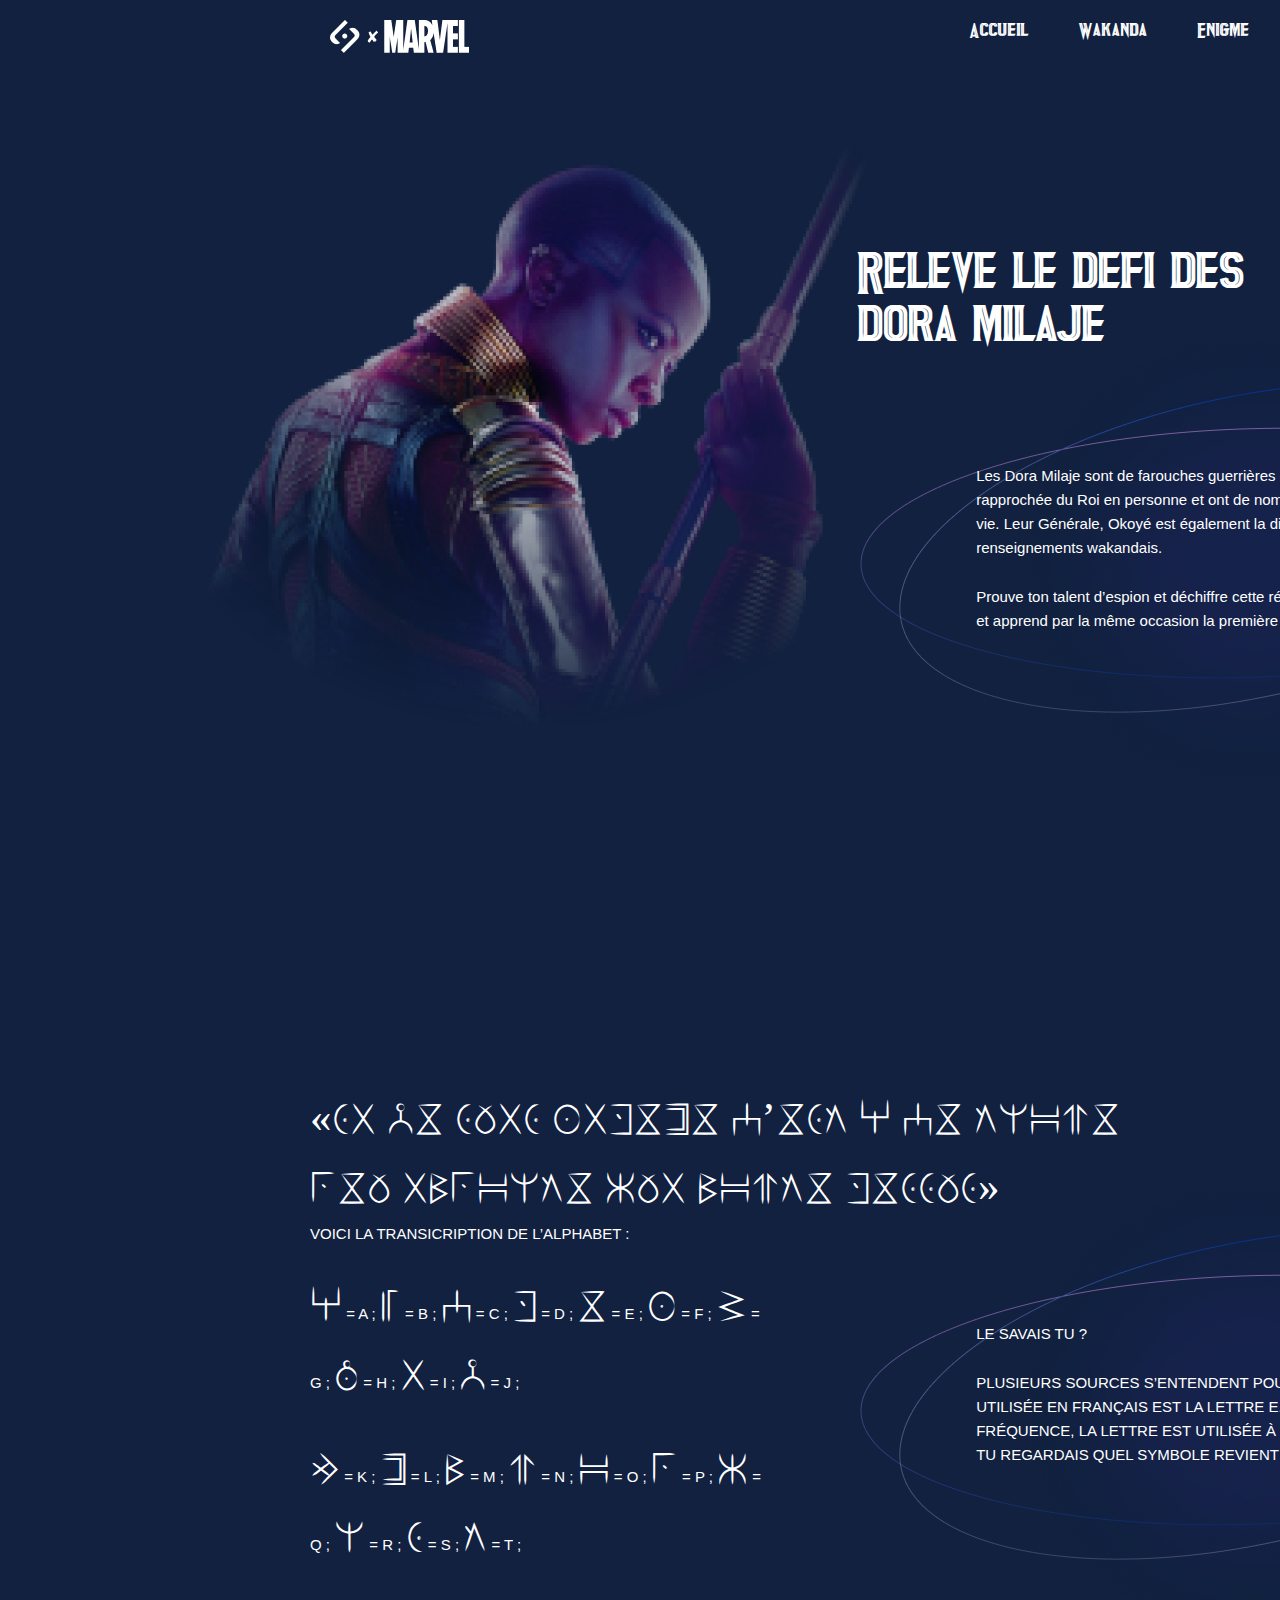
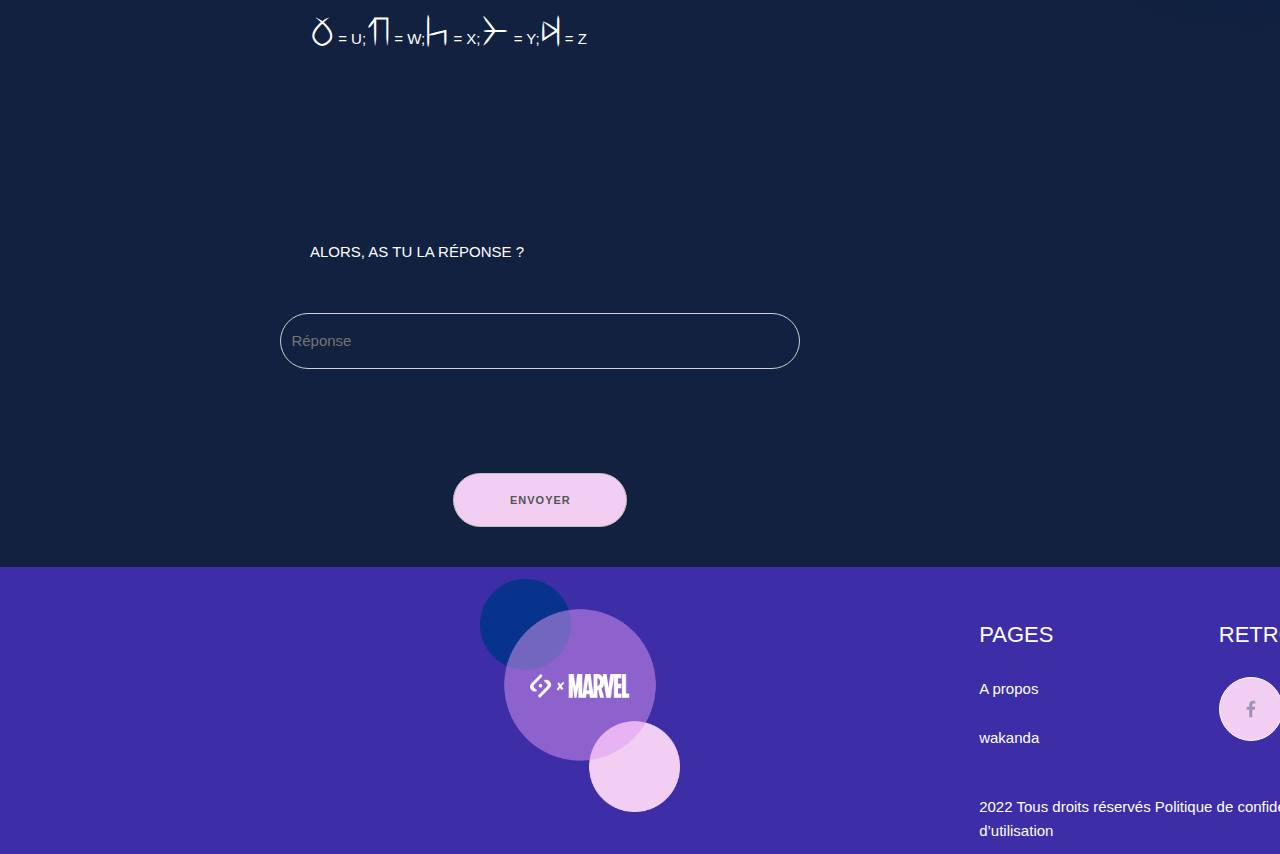
<file: Code/enigme.html>
<!doctype html>
<html lang="fr">
<head>
    <meta charset="UTF-8">
    <meta name="viewport"
          content="width=device-width, user-scalable=no, initial-scale=1.0, maximum-scale=1.0, minimum-scale=1.0">
    <meta http-equiv="X-UA-Compatible" content="ie=edge">
    <link rel="stylesheet" href="style.css">
    <link rel="stylesheet" href="style3.css">
    <link rel="stylesheet" href="../normalize.css">
    <link rel="stylesheet" href="../skeleton.css">
    <title>Enigme</title>
</head>
<body>
<header style="color: white">
    <div class="container">
        <div class="row navigation_bar">
            <div class="six columns"><img alt="sayna x marvel" src="../All%20page/footer2.png"></div>
            <div class="six columns">
                <ul class="menu u-pull-right">
                    <li><a href="index.html">Accueil</a></li>
                    <li><a href="wakanda.html">Wakanda</a></li>
                    <li><a href="enigme.html">Enigme</a></li>
                </ul>
            </div>
        </div>
    </div>

    <div class="espacement"> </div>
    <div class="text_imahe_header">
        <div class="container">
            <div class="row">
                <div class="six columns"><img src="../Enigme/Pantherenigme1.png" alt="black panther" class="image_header_enigme"></div>
                <div class="six columns text_header">
                    <h2>Releve le defi des dora milaje</h2>
                    <div class="bg_img espacement_text_header">
                        <p>Les Dora Milaje sont de farouches guerrières d’élite. Elles constituent la garde
                            rapprochée du Roi en personne et ont de nombreuses occasions de lui sauver la
                            vie. Leur Générale, Okoyé est également la dirigeante des forces armées et des
                            renseignements wakandais.</p>
                        <p>
                            Prouve ton talent d’espion et déchiffre cette réplique d’Okoyé écrite en Wakandais,
                            et apprend par la même occasion la première valeur d’une Dora Milaje !
                        </p>
                    </div>

                </div>
            </div>
        </div>
    </div>
</header>
<main style="color: white">
    <div class="container">
        <div class="row">
            <div class="twelve columns">
                <q class="police">SI JE SUIS FIDELE C’EST A CE TRONE <br>
                    PEU IMPORTE QUI MONTE DESSUS</q>
            </div>
        </div>
    </div>
    <div class="container majuscule">
        <div class="row">
            <div class="six columns">
                <p>Voici la transicription de l’alphabet :</p>
                <p><span class="police">A</span> = A ; <span class="police">B</span> = b ; <span class="police">c</span> = c ; <span class="police">d</span> = d ; <span class="police">e</span> = e ; <span class="police">f</span> = f ; <span class="police">g</span> = g ; <span class="police">h</span> = h ;
<span class="police">i</span> = i ; <span class="police">j</span> = j ;</p>
                <p><span class="police">k</span> = k ; <span class="police">l</span> = l ; <span class="police">m</span> = m ; <span class="police">n</span> = n ; <span class="police">o</span> = o ; <span class="police">p</span> = p ; <span class="police">q</span> = q ; <span class="police">r</span> = r ;
<span class="police">s</span> = s ; <span class="police">t</span> = t ;</p>
                <p><span class="police">u</span> = u;<span class="police">w</span> = w;<span class="police">x</span> = x;<span class="police">y</span> = y;<span class="police">z</span> = z</p>
                <div class="espacement"> </div>
                <div>
                    <p>Alors, as tu la réponse ?</p>
                    <form action="" style="color: white">
                        <label for="reponse" hidden="hidden">Réponse</label><br>
                        <input type="text" id="reponse" name="reponse" placeholder="Réponse"><br>
                        <input type="submit" value="ENVOYER">
                    </form>
                </div>
            </div>
            <div class="six columns text_header">
                <div class="bg_img espacement_text_header">
                    <p>Le savais tu ?</p>
                    <p>Plusieurs sources s’entendent pour dire que la lettre la plus utilisée en français est
                        la lettre E. En pourcentage de fréquence, la lettre est utilisée à 14% dans une
                        phrase. Et si tu regardais quel symbole revient le plus souvent ?</p>
                </div>
            </div>
        </div>
    </div>
</main>
<footer>
    <div class="container">
        <div class="row">
            <div class="image_footer six columns">
                <div class="espacement_footer_gauche"> </div>
                <div class="image_footer1"><img src="../All%20page/footer1.png" alt="image fond marvel"></div>
                <div class="image_footer2"><img src="../All%20page/footer2.png" alt="sayna x marvel"></div>
            </div>
            <div class="container six columns">
                <div class="espacement_footer_droite"> </div>
                <div class="row">
                    <div class="six columns text_footer">
                        <p>pages</p>
                        <p>A propos</p>
                        <p>wakanda</p>
                    </div>
                    <div class="six columns text_footer">
                        <p>RETROUVEZ NOUS</p>
                        <div class="image_footer_reseau_sociaux">
                            <div><img alt="icon facebook" src="../All%20page/icon_facebook.png" style="background-color: #F2CEF2;"></div>
                            <div><img alt="icon instagram" src="../All%20page/icon_instagram.png" style="background-color:#DF99F2;"></div>
                            <div><img alt="icon twitter" src="../All%20page/icon_twitter.png" style="background-color: #3D2DA6;"></div>
                            <div><img alt="icon tiktok" src="../All%20page/icon_tiktok.png" style="background-color: #07338C;"></div>
                        </div>
                    </div>
                </div>

                <div class="twelve columns" style="width: 503px; color: white; padding-top: 20px">
                    <span>2022 Tous droits réservés</span>

                    <span>Politique de confidentialité</span>

                    <span>Conditions d’utilisation</span>
                </div>

            </div>
        </div>
    </div>




</footer>

</body>
</html>
</file>
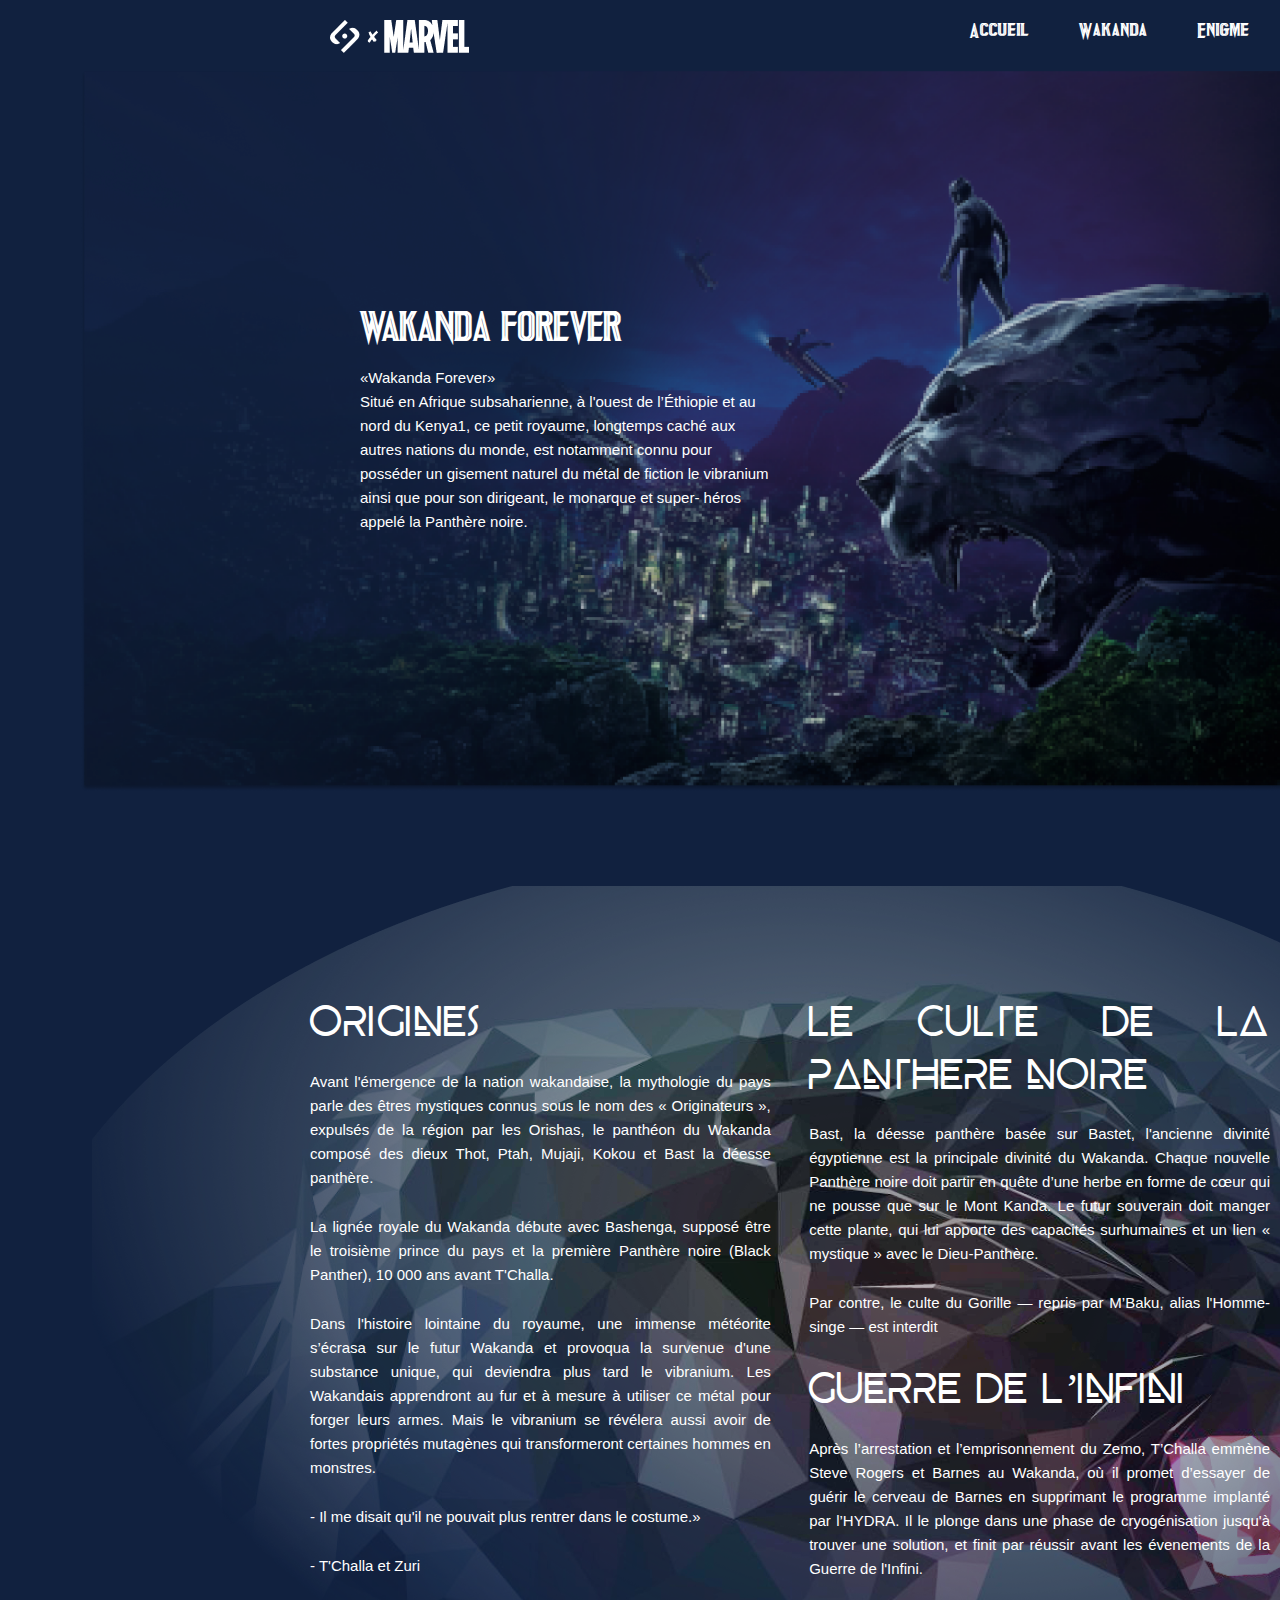
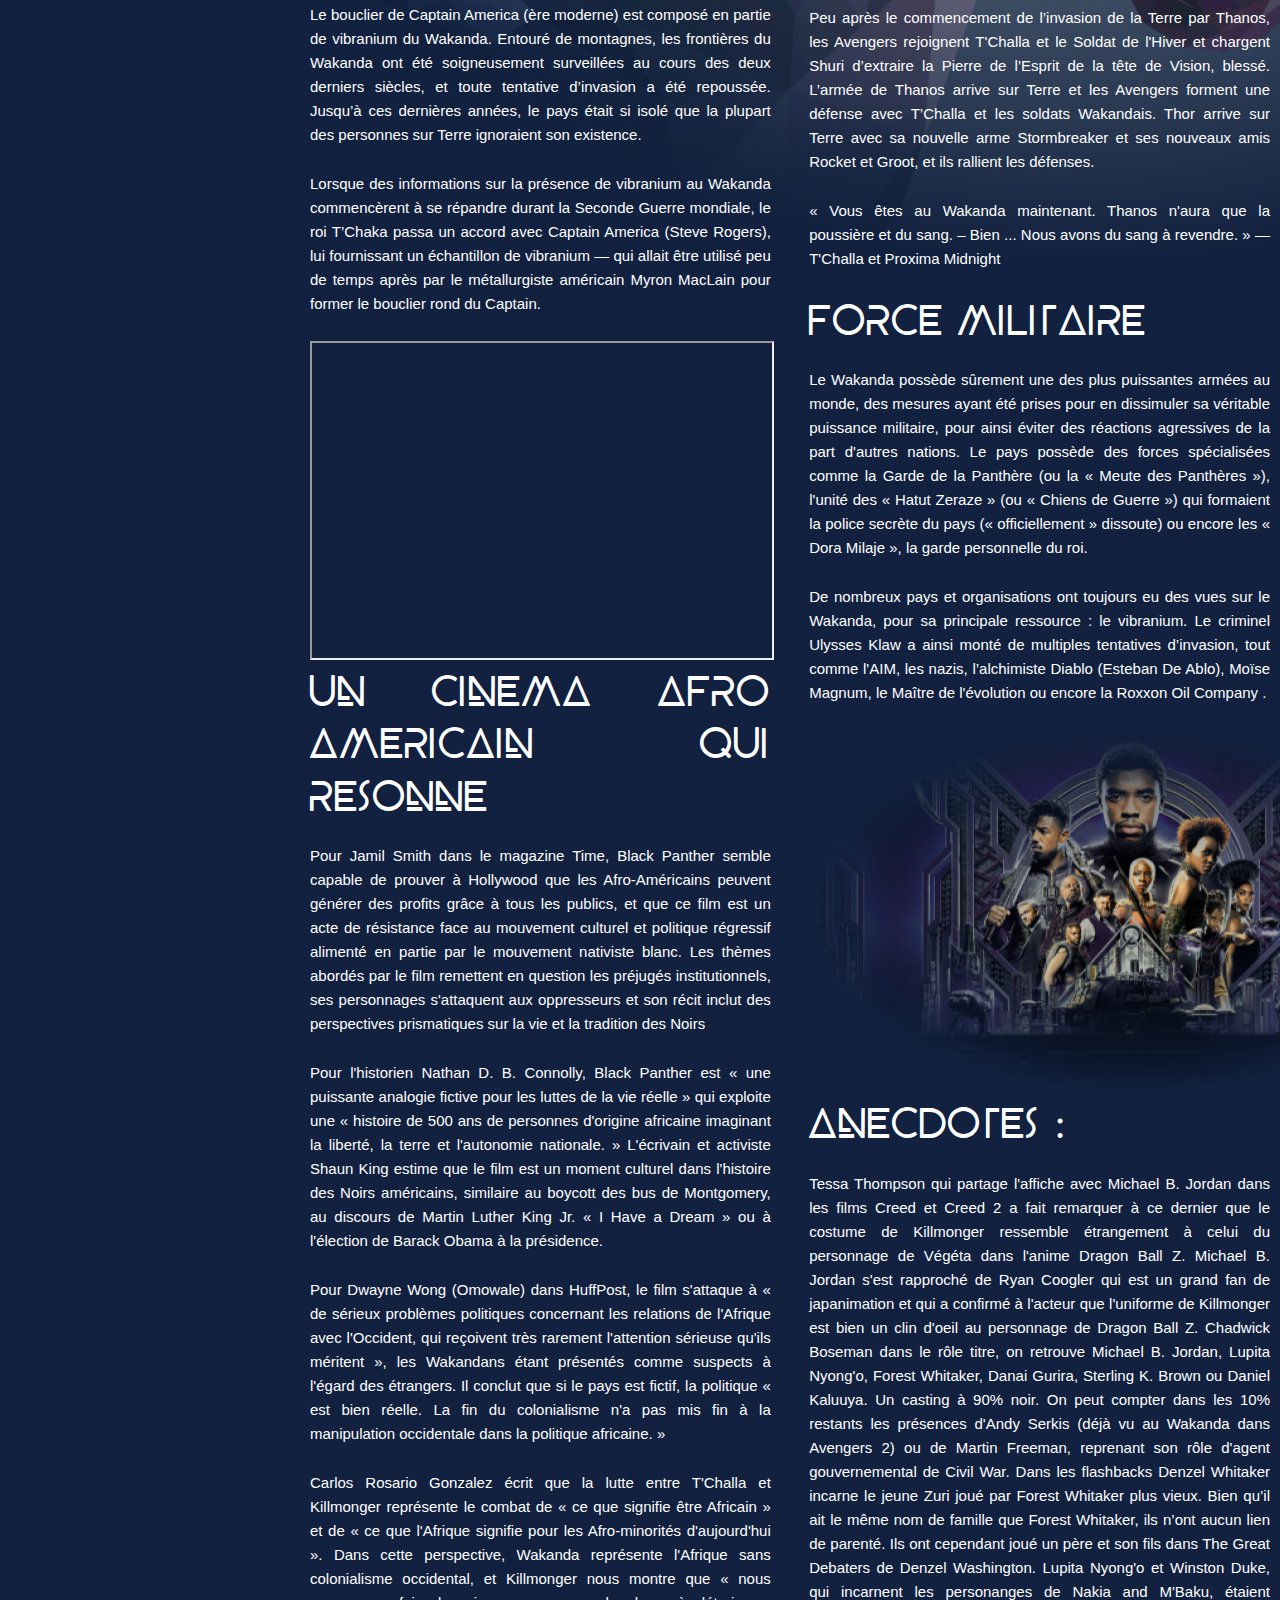
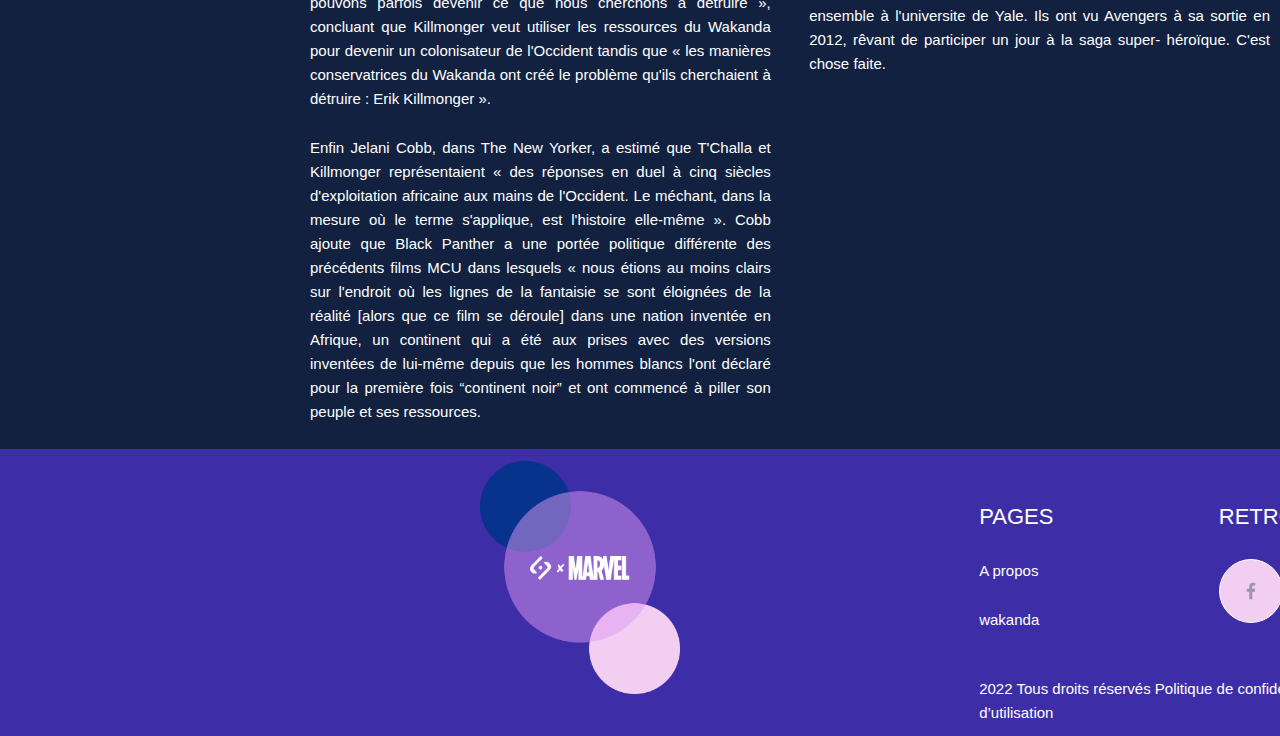
<file: Code/wakanda.html>
<!doctype html>
<html lang="fr">
<head>
    <link rel="stylesheet" type="text/css" href="style2.css"/>
    <meta charset="UTF-8">
    <meta content="width=device-width, user-scalable=no, initial-scale=1.0, maximum-scale=1.0, minimum-scale=1.0"
          name="viewport">
    <meta content="ie=edge" http-equiv="X-UA-Compatible">
    <link href="style.css" rel="stylesheet">
    <link href="style2.css" rel="stylesheet">
    <link rel="stylesheet" href="../skeleton.css">
    <link rel="stylesheet" href="../normalize.css">
    <title>Black Panther</title>
    <script src="script/zoom.js" defer></script>
</head>
<body>
<header style="color: white" class="bgi_header">
    <div class="container">
        <div class="row navigation_bar">
            <div class="six columns"><img alt="sayna x marvel" src="../All%20page/footer2.png"></div>
            <div class="six columns">
                <ul class="menu u-pull-right">
                    <li><a href="index.html">Accueil</a></li>
                    <li><a href="wakanda.html">Wakanda</a></li>
                    <li><a href="enigme.html">Enigme</a></li>
                </ul>
            </div>
        </div>
    </div>
    <div class="container">
        <div class="row positionnement_text_header_wakanda">
            <div class="twelve columns text_header u-pull-left">
                <h1>WAKANDA FOREVER</h1>
                <q>Wakanda Forever</q>

                <p>Situé en Afrique subsaharienne, à l'ouest de l’Éthiopie et au nord du
                    Kenya1, ce petit royaume, longtemps caché aux autres nations du monde,
                    est notamment connu pour posséder un gisement naturel du métal de
                    fiction le vibranium ainsi que pour son dirigeant, le monarque et super-
                    héros appelé la Panthère noire.</p>
            </div>
        </div>
    </div>
</header>
<main style="color: white; text-align:justify;" class="bgi_main">
    <div>
        <div>
            <div class="espacement"> </div>
            <div class="container">
                <div class="row">
                    <div class="partie_gauche six columns">
                        <div>
                            <h2>Origines</h2>

                            <p>Avant l'émergence de la nation wakandaise, la mythologie du pays parle des êtres mystiques connus sous
                                le nom des « Originateurs », expulsés de la région par les Orishas, le panthéon du Wakanda composé des
                                dieux Thot, Ptah, Mujaji, Kokou et Bast la déesse panthère.</p>

                            <p>La lignée royale du Wakanda débute avec Bashenga, supposé être le troisième prince du pays et la
                                première Panthère noire (Black Panther), 10 000 ans avant T'Challa.</p>


                            <p>Dans l'histoire lointaine du royaume, une immense météorite s’écrasa sur le futur Wakanda et provoqua
                                la survenue d'une substance unique, qui deviendra plus tard le vibranium. Les Wakandais apprendront au
                                fur et à mesure à utiliser ce métal pour forger leurs armes. Mais le vibranium se révélera aussi avoir de
                                fortes propriétés mutagènes qui transformeront certaines hommes en monstres.</p>
                            <p>- Il me disait qu'il ne pouvait plus rentrer dans le costume.»</p>
                            <p>- T'Challa et Zuri</p>

                            <p>Le bouclier de Captain America (ère moderne) est composé en partie de vibranium du Wakanda.
                                Entouré de montagnes, les frontières du Wakanda ont été soigneusement surveillées au cours des deux
                                derniers siècles, et toute tentative d’invasion a été repoussée. Jusqu’à ces dernières années, le pays était si
                                isolé que la plupart des personnes sur Terre ignoraient son existence.</p>

                            <p>Lorsque des informations sur la présence de vibranium au Wakanda commencèrent à se répandre durant
                                la Seconde Guerre mondiale, le roi T’Chaka passa un accord avec Captain America (Steve Rogers), lui
                                fournissant un échantillon de vibranium — qui allait être utilisé peu de temps après par le métallurgiste
                                américain Myron MacLain pour former le bouclier rond du Captain.</p>
                        </div>

                        <iframe width="560" height="315" src="https://www.youtube.com/embed/ts30OG3Qld0?si=KnjnVWej0j6leJ6i" title="YouTube video player"
                                allow="accelerometer; autoplay; clipboard-write; encrypted-media; gyroscope; picture-in-picture; web-share" referrerpolicy="strict-origin-when-cross-origin" allowfullscreen class="youtube_video"></iframe>
                        <div>
                            <h2>UN CINEMA AFRO AMERICAIN QUI RESONNE</h2>

                            <p>Pour Jamil Smith dans le magazine Time, Black Panther semble capable de prouver à Hollywood que les
                                Afro-Américains peuvent générer des profits grâce à tous les publics, et que ce film est un acte de
                                résistance face au mouvement culturel et politique régressif alimenté en partie par le mouvement nativiste
                                blanc. Les thèmes abordés par le film remettent en question les préjugés institutionnels, ses personnages
                                s'attaquent aux oppresseurs et son récit inclut des perspectives prismatiques sur la vie et la tradition des
                                Noirs</p>

                            <p>Pour l'historien Nathan D. B. Connolly, Black Panther est « une puissante analogie fictive pour les luttes de
                                la vie réelle » qui exploite une « histoire de 500 ans de personnes d'origine africaine imaginant la liberté, la
                                terre et l'autonomie nationale. » L'écrivain et activiste Shaun King estime que le film est un moment culturel
                                dans l'histoire des Noirs américains, similaire au boycott des bus de Montgomery, au discours de Martin
                                Luther King Jr. « I Have a Dream » ou à l'élection de Barack Obama à la présidence.</p>

                            <p>Pour Dwayne Wong (Omowale) dans HuffPost, le film s'attaque à « de sérieux problèmes politiques
                                concernant les relations de l'Afrique avec l'Occident, qui reçoivent très rarement l'attention sérieuse qu'ils
                                méritent », les Wakandans étant présentés comme suspects à l'égard des étrangers. Il conclut que si le pays
                                est fictif, la politique « est bien réelle. La fin du colonialisme n'a pas mis fin à la manipulation occidentale dans
                                la politique africaine. »</p>

                            <p>Carlos Rosario Gonzalez écrit que la lutte entre T'Challa et Killmonger représente le combat de « ce que
                                signifie être Africain » et de « ce que l'Afrique signifie pour les Afro-minorités d'aujourd'hui ». Dans cette
                                perspective, Wakanda représente l'Afrique sans colonialisme occidental, et Killmonger nous montre que «
                                nous pouvons parfois devenir ce que nous cherchons à détruire », concluant que Killmonger veut utiliser les
                                ressources du Wakanda pour devenir un colonisateur de l'Occident tandis que « les manières conservatrices
                                du Wakanda ont créé le problème qu'ils cherchaient à détruire : Erik Killmonger ».</p>

                            <p>Enfin Jelani Cobb, dans The New Yorker, a estimé que T'Challa et Killmonger représentaient « des réponses
                                en duel à cinq siècles d'exploitation africaine aux mains de l'Occident. Le méchant, dans la mesure où le
                                terme s'applique, est l'histoire elle-même ». Cobb ajoute que Black Panther a une portée politique différente
                                des précédents films MCU dans lesquels « nous étions au moins clairs sur l'endroit où les lignes de la
                                fantaisie se sont éloignées de la réalité [alors que ce film se déroule] dans une nation inventée en Afrique, un
                                continent qui a été aux prises avec des versions inventées de lui-même depuis que les hommes blancs l'ont
                                déclaré pour la première fois “continent noir” et ont commencé à piller son peuple et ses ressources.</p>
                        </div>
                    </div>
                    <div class="partie_gauche six columns">
                        <div>
                            <h2>Le culte de la panthere noire</h2>

                            <p>Bast, la déesse panthère basée sur Bastet, l'ancienne divinité égyptienne est la principale divinité du
                                Wakanda. Chaque nouvelle Panthère noire doit partir en quête d’une herbe en forme de cœur qui ne pousse
                                que sur le Mont Kanda. Le futur souverain doit manger cette plante, qui lui apporte des capacités
                                surhumaines et un lien « mystique » avec le Dieu-Panthère.</p>

                            <p>Par contre, le culte du Gorille — repris par M’Baku, alias l'Homme-singe — est interdit</p>
                        </div>
                        <div>
                            <h2>Guerre de l’INFINI</h2>

                            <p>Après l’arrestation et l’emprisonnement du Zemo, T’Challa emmène Steve Rogers et Barnes au Wakanda,
                                où il promet d’essayer de guérir le cerveau de Barnes en supprimant le programme implanté par l’HYDRA. Il
                                le plonge dans une phase de cryogénisation jusqu'à trouver une solution, et finit par réussir avant les
                                évenements de la Guerre de l'Infini.</p>

                            <p>Peu après le commencement de l’invasion de la Terre par Thanos, les Avengers rejoignent T'Challa et le
                                Soldat de l'Hiver et chargent Shuri d’extraire la Pierre de l’Esprit de la tête de Vision, blessé. L’armée de
                                Thanos arrive sur Terre et les Avengers forment une défense avec T’Challa et les soldats Wakandais. Thor
                                arrive sur Terre avec sa nouvelle arme Stormbreaker et ses nouveaux amis Rocket et Groot, et ils rallient les
                                défenses.</p>

                            <p>« Vous êtes au Wakanda maintenant. Thanos n'aura que la poussière et du sang.

                                – Bien ... Nous avons du sang à revendre. »

                                — T'Challa et Proxima Midnight</p>
                        </div>
                        <div>
                            <h2>Force militaire</h2>

                            <p>Le Wakanda possède sûrement une des plus puissantes armées au monde, des mesures ayant été prises
                                pour en dissimuler sa véritable puissance militaire, pour ainsi éviter des réactions agressives de la part
                                d'autres nations. Le pays possède des forces spécialisées comme la Garde de la Panthère (ou la « Meute
                                des Panthères »), l'unité des « Hatut Zeraze » (ou « Chiens de Guerre ») qui formaient la police secrète du
                                pays (« officiellement » dissoute) ou encore les « Dora Milaje », la garde personnelle du roi.</p>

                            <p>De nombreux pays et organisations ont toujours eu des vues sur le Wakanda, pour sa principale ressource :
                                le vibranium. Le criminel Ulysses Klaw a ainsi monté de multiples tentatives d’invasion, tout comme l'AIM,
                                les nazis, l’alchimiste Diablo (Esteban De Ablo), Moïse Magnum, le Maître de l'évolution ou encore la
                                Roxxon Oil Company .</p>
                        </div>
                        <img src="../Wakanda/Pantherwakanda2-1.png" alt="Pantherwakanda2-1" class="image_lateral_droite">
                        <div>
                            <h2>anecdotes :</h2>
                            <p>
                                Tessa Thompson qui partage l'affiche avec Michael B. Jordan dans les films Creed et Creed 2 a fait
                                remarquer à ce dernier que le costume de Killmonger ressemble étrangement à celui du personnage de
                                Végéta dans l'anime Dragon Ball Z. Michael B. Jordan s'est rapproché de Ryan Coogler qui est un grand fan
                                de japanimation et qui a confirmé à l'acteur que l'uniforme de Killmonger est bien un clin d'oeil au
                                personnage de Dragon Ball Z.


                                Chadwick Boseman dans le rôle titre, on retrouve Michael B. Jordan, Lupita Nyong'o, Forest Whitaker,
                                Danai Gurira, Sterling K. Brown ou Daniel Kaluuya. Un casting à 90% noir. On peut compter dans les 10%
                                restants les présences d'Andy Serkis (déjà vu au Wakanda dans Avengers 2) ou de Martin Freeman,
                                reprenant son rôle d'agent gouvernemental de Civil War.


                                Dans les flashbacks Denzel Whitaker incarne le jeune Zuri joué par Forest Whitaker plus vieux. Bien qu’il ait
                                le même nom de famille que Forest Whitaker, ils n’ont aucun lien de parenté. Ils ont cependant joué un père
                                et son fils dans The Great Debaters de Denzel Washington.


                                Lupita Nyong'o et Winston Duke, qui incarnent les personanges de Nakia and M'Baku, étaient ensemble à
                                l'universite de Yale. Ils ont vu Avengers à sa sortie en 2012, rêvant de participer un jour à la saga super-
                                héroïque. C'est chose faite.
                            </p>
                        </div>
                    </div>

                </div>
            </div>
        </div>
    </div>
</main>
<footer>
    <div class="container">
        <div class="row">
            <div class="image_footer six columns">
                <div class="espacement_footer_gauche"> </div>
                <div class="image_footer1"><img src="../All%20page/footer1.png" alt="image fond marvel"></div>
                <div class="image_footer2"><img src="../All%20page/footer2.png" alt="sayna x marvel"></div>
            </div>
            <div class="container six columns">
                <div class="espacement_footer_droite"> </div>
                <div class="row">
                    <div class="six columns text_footer">
                        <p>pages</p>
                        <p>A propos</p>
                        <p>wakanda</p>
                    </div>
                    <div class="six columns text_footer">
                        <p>RETROUVEZ NOUS</p>
                        <div class="image_footer_reseau_sociaux">
                            <div><img alt="icon facebook" src="../All%20page/icon_facebook.png" style="background-color: #F2CEF2;"></div>
                            <div><img alt="icon instagram" src="../All%20page/icon_instagram.png" style="background-color:#DF99F2;"></div>
                            <div><img alt="icon twitter" src="../All%20page/icon_twitter.png" style="background-color: #3D2DA6;"></div>
                            <div><img alt="icon tiktok" src="../All%20page/icon_tiktok.png" style="background-color: #07338C;"></div>
                        </div>
                    </div>
                </div>

                <div class="twelve columns" style="width: 503px; color: white; padding-top: 20px">
                    <span>2022 Tous droits réservés</span>

                    <span>Politique de confidentialité</span>

                    <span>Conditions d’utilisation</span>
                </div>

            </div>
        </div>
    </div>




</footer>
</body>
</html>
</file>
<file: Code/style.css>
@font-face {
    font-family: "wakanda f";
    src: url("../Polices/wakanda-forever-regular.ttf");
}

body {
    background: radial-gradient(circle at top left,
    rgba(17, 33, 63, 1) 100%,
    rgba(189, 189, 189, 1) 100%,
    rgba(2, 23, 64, 0.8) 100%,
    rgba(2, 23, 64, 0) 100%);
    width: 1580px;
}

.menu {
    display: flex;
    align-items: center;
    justify-content: center;
    color: white;
    list-style-type: none;
    gap: 50px;
}

.menu li a {
    text-decoration: none;
    color: white;
    font-family: panthera, serif;
}

.navigation_bar {
    padding: 20px;
}

.image_header img{
    width: 570px;
}

.text_header {
    padding-left: 50px;
}

.text_header p {
    width: 412px;
}

.bar_text_image {
    display: flex;
}

.espacement {
    height: 150px;
}

.bar_image {
    height: 180px;
}

.bar_text {
    text-align: justify;
    padding: 20px;
    color: white;
}

.formulaire {
    display: flex;
    flex-direction: column;
    align-items: center;
    justify-content: center;
    background-image: url("../Accueil/Pantherhome7.png");
    height: 1077px;
    width: 1920px;
    color: black;
    position: relative;
}

.formulaire input:not(input[type=submit]) {
    margin: 20px 0;
    border-radius: 38px;
}

.formulaire p:nth-of-type(2){
    font-size: 37px;
}

.formulaire input[type=text], .formulaire input[type=email] {
    width: 520px;
    height: 56px;
}

.formulaire form input:last-of-type {
    height: 100px;
}

.formulaire input[type=submit] {
    width: 174px;
    height: 54px;
    border-radius: 38px;
    background-color: #F2CEF2;
}

footer {
    background: linear-gradient(to bottom,
    rgba(61, 45, 166, 1) 100%,
    rgba(2, 23, 64, 1) 100%);
    width: 1920px;
    height: 287px;
}

.image_footer1 img {
    width: 200px;
}

.image_footer2 img {
    width: 100px;
    position: relative;
    top: -145px;
    left: 50px;
}

.image_footer {
    width: 200px;
    height: 234px;
    left: 100px;
}

.image_footer_reseau_sociaux {
    display: flex;
    gap: 32px;
}

.image_footer_reseau_sociaux img{
    border: 1px solid white;
    border-radius: 32px;
    padding: 20px;
}

.text_footer {
    color: white;
}

.text_footer p:first-of-type {
    font-size: 22px;
    text-transform: uppercase;
}

.espacement_footer_gauche {
    height: 12px;
}

.espacement_footer_droite {
    height: 50px;
}

.rectangle_en_bas_image {
    border: 1px white solid;
    border-radius: 20px;
    width: 510px;
    height: 500px;
    padding: 55px;
    background-color: white;
}

.bouton_lateral_droite {
    display: flex;
    gap: 20px;
}

.bouton_lateral_droite button {
    background-color: #3D2DA6;
    border-radius: 10px;
    color: white;
}

.positionnement {
    position: relative;
    top: 200px;
}

.partie_droite {
    display: flex;
    flex-direction: column;
    justify-content: center;
    align-items: center;
}

.partie_droite {
    padding-left: 450px;
}

address span {
    font-weight: bold;
}

@font-face {
    font-family: panthera;
    src: url("../Polices/panthera.otf");
}

@font-face {
    font-family: BEYNO;
    src: url("../Polices/BEYNO.ttf");
}

h1 {
    font-family: panthera, serif;
    font-size: 68px;
}

h2 {
    font-family: BEYNO, serif;
    font-size: 32px;
}

.popup {
    position: absolute;
    top: 50%;
    left: 50%;
    transform: translate(-50%, -50%);
    width: 800px;
    height: 550px;
    background: linear-gradient(to bottom, rgba(61, 45, 166, 1) 0%, rgba(2, 23, 64, 1) 100%);
    filter: blur(58px); /* Applique un flou de 58 pixels */
    z-index: 1;
}

.message {
    position: absolute;
    top: 50%;
    left: 50%;
    transform: translate(-50%, -50%);
    font-size: 50px;
    color: white;
    z-index: 1;
}
</file>
<file: Code/style3.css>
.image_header {
    width: 900px;
    position: relative;
    top: 0;
    left: 50px;
}

.image_header_enigme {
    width: 960px;
    position: relative;
    top: -280px;
    left: -171px;
}

.text_imahe_header {
    display: flex;
}

.text_header_dans_contour {
    background-image: url("../Enigme/Pantherenigme2.png");
}

.bg_img {
    background-image: url("../Enigme/Pantherenigme2.png");
    width: 784px;
    height: 487px;
    display: flex;
    flex-direction: column;
    align-items: center;
    justify-content: center;
}

.bg_img p {
    width: 550px;
}

.espacement_text_header {
    position: relative;
    bottom: 58px;
}

form {
    display: flex;
    flex-direction: column;
    align-items: center;
    justify-content: center;
}

form input[type=text]{
    background: none;
    width: 520px;
    height: 56px;
    border-radius: 38px;
    margin-bottom: 80px;
}

form input[type=submit]{
    width: 174px;
    height: 54px;
    border-radius: 38px;
    background-color: #F2CEF2;
}

@font-face {
    font-family: "wakanda f";
    src: url("../Polices/wakanda-forever-regular.ttf");
}

h2 {
    font-family: panthera, serif;
    font-size: 68px;
}

.conteneur_fleche {
     background-color: #051739;
    position: relative;
 }

.taille_fleche {
    position: absolute;
    top: 50%;
    transform: translate(-50%, -50%);
    width: 20px;
    height: auto;
    background-color: #092355;
    border-radius: 30px;
    padding: 10px;
    margin-left: -70px;
}

@font-face {
    font-family: "wakanda regular";
    src: url("../Polices/wakanda-forever-regular.ttf");
}

.police {
    font-family: "wakanda regular", serif;
    font-size: 43px;
}

.majuscule {
    text-transform: uppercase;
}
</file>
<file: skeleton.css>
/*
* Skeleton V2.0.4
* Copyright 2014, Dave Gamache
* www.getskeleton.com
* Free to use under the MIT license.
* http://www.opensource.org/licenses/mit-license.php
* 12/29/2014
*/


/* Table of contents
––––––––––––––––––––––––––––––––––––––––––––––––––
- Grid
- Base Styles
- Typography
- Links
- Buttons
- Forms
- Lists
- Code
- Tables
- Spacing
- Utilities
- Clearing
- Media Queries
*/


/* Grid
–––––––––––––––––––––––––––––––––––––––––––––––––– */
.container {
  position: relative;
  width: 100%;
  max-width: 960px;
  margin: 0 auto;
  padding: 0 20px;
  box-sizing: border-box; }
.column,
.columns {
  width: 100%;
  float: left;
  box-sizing: border-box; }

/* For devices larger than 400px */
@media (min-width: 400px) {
  .container {
    width: 85%;
    padding: 0; }
}

/* For devices larger than 550px */
@media (min-width: 550px) {
  .container {
    width: 80%; }
  .column,
  .columns {
    margin-left: 4%; }
  .column:first-child,
  .columns:first-child {
    margin-left: 0; }

  .one.column,
  .one.columns                    { width: 4.66666666667%; }
  .two.columns                    { width: 13.3333333333%; }
  .three.columns                  { width: 22%;            }
  .four.columns                   { width: 30.6666666667%; }
  .five.columns                   { width: 39.3333333333%; }
  .six.columns                    { width: 48%;            }
  .seven.columns                  { width: 56.6666666667%; }
  .eight.columns                  { width: 65.3333333333%; }
  .nine.columns                   { width: 74.0%;          }
  .ten.columns                    { width: 82.6666666667%; }
  .eleven.columns                 { width: 91.3333333333%; }
  .twelve.columns                 { width: 100%; margin-left: 0; }

  .one-third.column               { width: 30.6666666667%; }
  .two-thirds.column              { width: 65.3333333333%; }

  .one-half.column                { width: 48%; }

  /* Offsets */
  .offset-by-one.column,
  .offset-by-one.columns          { margin-left: 8.66666666667%; }
  .offset-by-two.column,
  .offset-by-two.columns          { margin-left: 17.3333333333%; }
  .offset-by-three.column,
  .offset-by-three.columns        { margin-left: 26%;            }
  .offset-by-four.column,
  .offset-by-four.columns         { margin-left: 34.6666666667%; }
  .offset-by-five.column,
  .offset-by-five.columns         { margin-left: 43.3333333333%; }
  .offset-by-six.column,
  .offset-by-six.columns          { margin-left: 52%;            }
  .offset-by-seven.column,
  .offset-by-seven.columns        { margin-left: 60.6666666667%; }
  .offset-by-eight.column,
  .offset-by-eight.columns        { margin-left: 69.3333333333%; }
  .offset-by-nine.column,
  .offset-by-nine.columns         { margin-left: 78.0%;          }
  .offset-by-ten.column,
  .offset-by-ten.columns          { margin-left: 86.6666666667%; }
  .offset-by-eleven.column,
  .offset-by-eleven.columns       { margin-left: 95.3333333333%; }

  .offset-by-one-third.column,
  .offset-by-one-third.columns    { margin-left: 34.6666666667%; }
  .offset-by-two-thirds.column,
  .offset-by-two-thirds.columns   { margin-left: 69.3333333333%; }

  .offset-by-one-half.column,
  .offset-by-one-half.columns     { margin-left: 52%; }

}


/* Base Styles
–––––––––––––––––––––––––––––––––––––––––––––––––– */
/* NOTE
html is set to 62.5% so that all the REM measurements throughout Skeleton
are based on 10px sizing. So basically 1.5rem = 15px :) */
html {
  font-size: 62.5%; }
body {
  font-size: 1.5em; /* currently ems cause chrome bug misinterpreting rems on body element */
  line-height: 1.6;
  font-weight: 400;
  font-family: "Raleway", "HelveticaNeue", "Helvetica Neue", Helvetica, Arial, sans-serif;
  color: #222; }


/* Typography
–––––––––––––––––––––––––––––––––––––––––––––––––– */
h1, h2, h3, h4, h5, h6 {
  margin-top: 0;
  margin-bottom: 2rem;
  font-weight: 300; }
h1 { font-size: 4.0rem; line-height: 1.2;  letter-spacing: -.1rem;}
h2 { font-size: 3.6rem; line-height: 1.25; letter-spacing: -.1rem; }
h3 { font-size: 3.0rem; line-height: 1.3;  letter-spacing: -.1rem; }
h4 { font-size: 2.4rem; line-height: 1.35; letter-spacing: -.08rem; }
h5 { font-size: 1.8rem; line-height: 1.5;  letter-spacing: -.05rem; }
h6 { font-size: 1.5rem; line-height: 1.6;  letter-spacing: 0; }

/* Larger than phablet */
@media (min-width: 550px) {
  h1 { font-size: 5.0rem; }
  h2 { font-size: 4.2rem; }
  h3 { font-size: 3.6rem; }
  h4 { font-size: 3.0rem; }
  h5 { font-size: 2.4rem; }
  h6 { font-size: 1.5rem; }
}

p {
  margin-top: 0; }


/* Links
–––––––––––––––––––––––––––––––––––––––––––––––––– */
a {
  color: #1EAEDB; }
a:hover {
  color: #0FA0CE; }


/* Buttons
–––––––––––––––––––––––––––––––––––––––––––––––––– */
.button,
button,
input[type="submit"],
input[type="reset"],
input[type="button"] {
  display: inline-block;
  height: 38px;
  padding: 0 30px;
  color: #555;
  text-align: center;
  font-size: 11px;
  font-weight: 600;
  line-height: 38px;
  letter-spacing: .1rem;
  text-transform: uppercase;
  text-decoration: none;
  white-space: nowrap;
  background-color: transparent;
  border-radius: 4px;
  border: 1px solid #bbb;
  cursor: pointer;
  box-sizing: border-box; }
.button:hover,
button:hover,
input[type="submit"]:hover,
input[type="reset"]:hover,
input[type="button"]:hover,
.button:focus,
button:focus,
input[type="submit"]:focus,
input[type="reset"]:focus,
input[type="button"]:focus {
  color: #333;
  border-color: #888;
  outline: 0; }
.button.button-primary,
button.button-primary,
input[type="submit"].button-primary,
input[type="reset"].button-primary,
input[type="button"].button-primary {
  color: #FFF;
  background-color: #33C3F0;
  border-color: #33C3F0; }
.button.button-primary:hover,
button.button-primary:hover,
input[type="submit"].button-primary:hover,
input[type="reset"].button-primary:hover,
input[type="button"].button-primary:hover,
.button.button-primary:focus,
button.button-primary:focus,
input[type="submit"].button-primary:focus,
input[type="reset"].button-primary:focus,
input[type="button"].button-primary:focus {
  color: #FFF;
  background-color: #1EAEDB;
  border-color: #1EAEDB; }


/* Forms
–––––––––––––––––––––––––––––––––––––––––––––––––– */
input[type="email"],
input[type="number"],
input[type="search"],
input[type="text"],
input[type="tel"],
input[type="url"],
input[type="password"],
textarea,
select {
  height: 38px;
  padding: 6px 10px; /* The 6px vertically centers text on FF, ignored by Webkit */
  background-color: #fff;
  border: 1px solid #D1D1D1;
  border-radius: 4px;
  box-shadow: none;
  box-sizing: border-box; }
/* Removes awkward default styles on some inputs for iOS */
input[type="email"],
input[type="number"],
input[type="search"],
input[type="text"],
input[type="tel"],
input[type="url"],
input[type="password"],
textarea {
  -webkit-appearance: none;
     -moz-appearance: none;
          appearance: none; }
textarea {
  min-height: 65px;
  padding-top: 6px;
  padding-bottom: 6px; }
input[type="email"]:focus,
input[type="number"]:focus,
input[type="search"]:focus,
input[type="text"]:focus,
input[type="tel"]:focus,
input[type="url"]:focus,
input[type="password"]:focus,
textarea:focus,
select:focus {
  border: 1px solid #33C3F0;
  outline: 0; }
label,
legend {
  display: block;
  margin-bottom: .5rem;
  font-weight: 600; }
fieldset {
  padding: 0;
  border-width: 0; }
input[type="checkbox"],
input[type="radio"] {
  display: inline; }
label > .label-body {
  display: inline-block;
  margin-left: .5rem;
  font-weight: normal; }


/* Lists
–––––––––––––––––––––––––––––––––––––––––––––––––– */
ul {
  list-style: circle inside; }
ol {
  list-style: decimal inside; }
ol, ul {
  padding-left: 0;
  margin-top: 0; }
ul ul,
ul ol,
ol ol,
ol ul {
  margin: 1.5rem 0 1.5rem 3rem;
  font-size: 90%; }
li {
  margin-bottom: 1rem; }


/* Code
–––––––––––––––––––––––––––––––––––––––––––––––––– */
code {
  padding: .2rem .5rem;
  margin: 0 .2rem;
  font-size: 90%;
  white-space: nowrap;
  background: #F1F1F1;
  border: 1px solid #E1E1E1;
  border-radius: 4px; }
pre > code {
  display: block;
  padding: 1rem 1.5rem;
  white-space: pre; }


/* Tables
–––––––––––––––––––––––––––––––––––––––––––––––––– */
th,
td {
  padding: 12px 15px;
  text-align: left;
  border-bottom: 1px solid #E1E1E1; }
th:first-child,
td:first-child {
  padding-left: 0; }
th:last-child,
td:last-child {
  padding-right: 0; }


/* Spacing
–––––––––––––––––––––––––––––––––––––––––––––––––– */
button,
.button {
  margin-bottom: 1rem; }
input,
textarea,
select,
fieldset {
  margin-bottom: 1.5rem; }
pre,
blockquote,
dl,
figure,
table,
p,
ul,
ol,
form {
  margin-bottom: 2.5rem; }


/* Utilities
–––––––––––––––––––––––––––––––––––––––––––––––––– */
.u-full-width {
  width: 100%;
  box-sizing: border-box; }
.u-max-full-width {
  max-width: 100%;
  box-sizing: border-box; }
.u-pull-right {
  float: right; }
.u-pull-left {
  float: left; }


/* Misc
–––––––––––––––––––––––––––––––––––––––––––––––––– */
hr {
  margin-top: 3rem;
  margin-bottom: 3.5rem;
  border-width: 0;
  border-top: 1px solid #E1E1E1; }


/* Clearing
–––––––––––––––––––––––––––––––––––––––––––––––––– */

/* Self Clearing Goodness */
.container:after,
.row:after,
.u-cf {
  content: "";
  display: table;
  clear: both; }


/* Media Queries
–––––––––––––––––––––––––––––––––––––––––––––––––– */
/*
Note: The best way to structure the use of media queries is to create the queries
near the relevant code. For example, if you wanted to change the styles for buttons
on small devices, paste the mobile query code up in the buttons section and style it
there.
*/


/* Larger than mobile */
@media (min-width: 400px) {}

/* Larger than phablet (also point when grid becomes active) */
@media (min-width: 550px) {}

/* Larger than tablet */
@media (min-width: 750px) {}

/* Larger than desktop */
@media (min-width: 1000px) {}

/* Larger than Desktop HD */
@media (min-width: 1200px) {}
</file>
<file: Code/style2.css>
.image_lateral_droite {
    width: 649px;
    height: 362px;
}

.image_lateral_droite:hover {
    transform: scale(1.28);
}

.bgi_header {
    background-image: url("/Wakanda/Pantherwakanda1.png");
    background-size: cover;
    height: 847px;
    z-index: 1;
}

.positionnement_text_header_wakanda {
    position: relative;
    top: 190px;
}

.youtube_video {
    width: 460px;
}

.bgi_main {
    background-image: url("/Wakanda/Pantherwakanda2.png");
    background-repeat: no-repeat;
}
</file>
